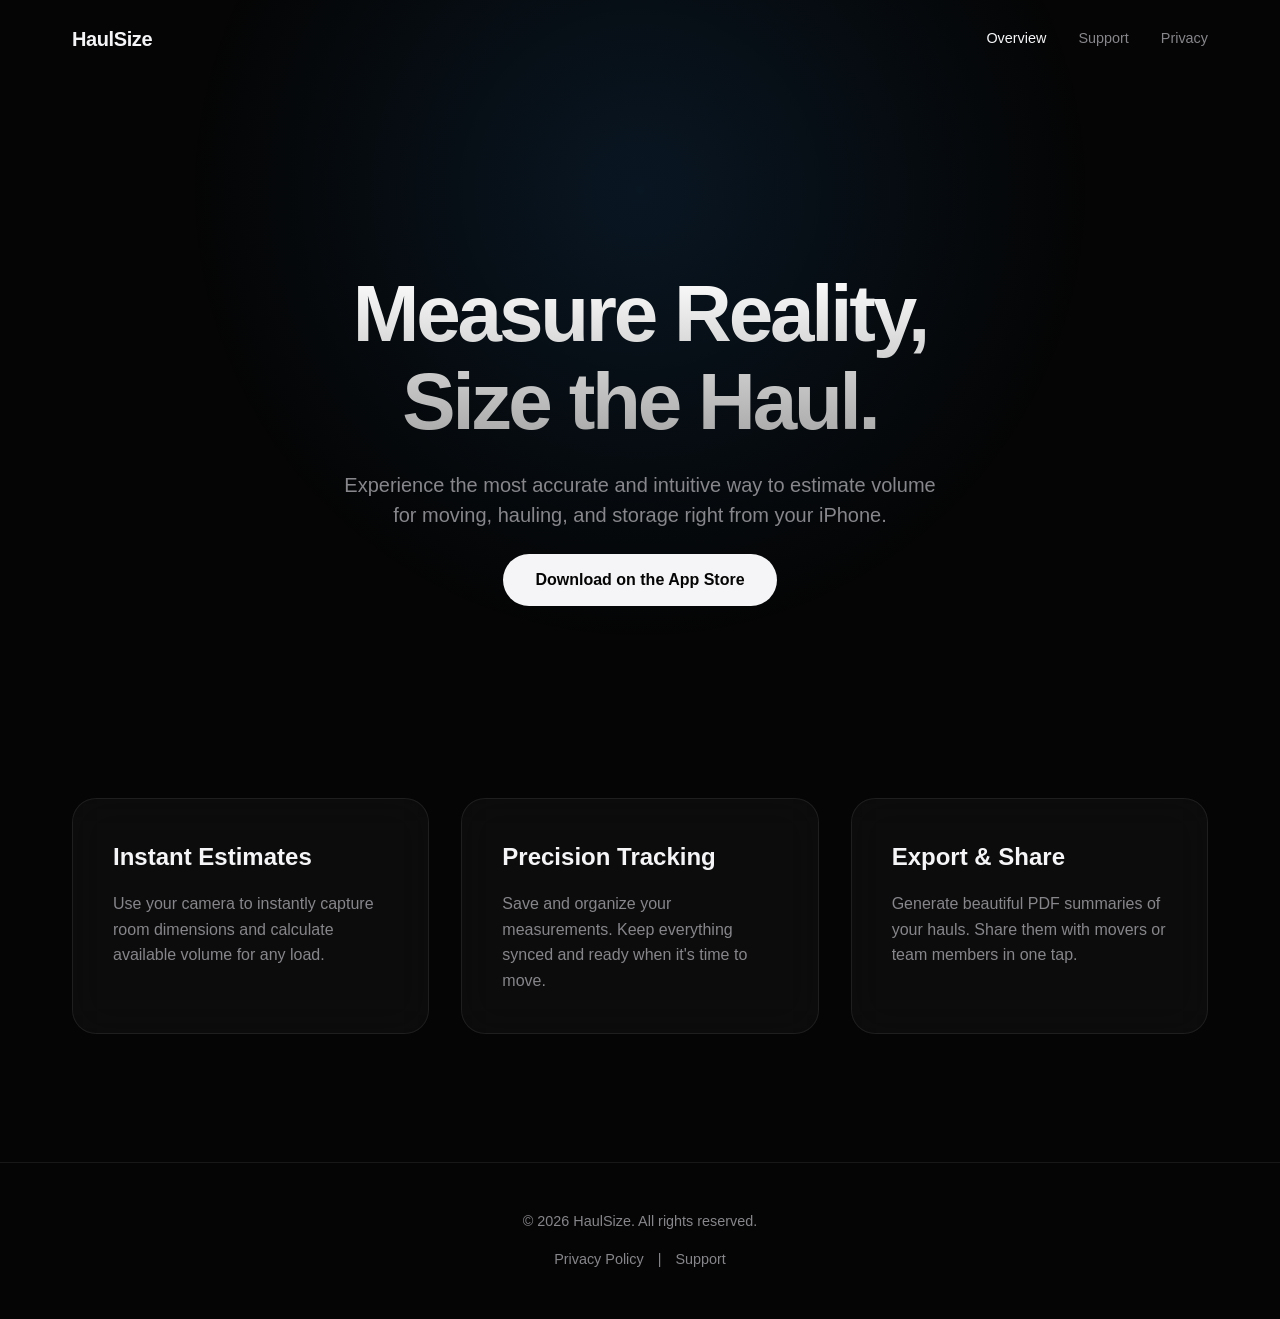
<file: index.html>
<!DOCTYPE html>
<html lang="en">
<head>
    <meta charset="UTF-8">
    <meta name="viewport" content="width=device-width, initial-scale=1.0, viewport-fit=cover">
    
    <!-- Safari & iOS Specific -->
    <meta name="theme-color" content="#050505">
    <link rel="apple-touch-icon" href="apple-touch-icon.png">
    <meta name="apple-mobile-web-app-capable" content="yes">
    <meta name="apple-mobile-web-app-status-bar-style" content="black-translucent">

    <title>HaulSize - AR Volume Estimator for Moving & Storage</title>
    <meta name="description" content="Quickly estimate room dimensions, moving truck volumes, and storage space needs with HaulSize. The ultimate AR measurement tool for hauling and moving.">
    <meta name="robots" content="index, follow">
    <meta name="p:domain_verify" content="e39bd4ad902f2409d152c5dc16bc757e"/>
    <link rel="canonical" href="https://Allan-Ngugi-Nganga.github.io/HaulSize/">
    
    <!-- Open Graph / Social Sharing -->
    <meta property="og:type" content="website">
    <meta property="og:title" content="HaulSize - AR Volume Estimator for Moving & Storage">
    <meta property="og:description" content="Quickly estimate room dimensions, moving truck volumes, and storage space needs with HaulSize. The ultimate AR measurement tool for hauling and moving.">
    <meta property="og:url" content="https://Allan-Ngugi-Nganga.github.io/HaulSize/">
    
    <!-- Twitter Cards -->
    <meta name="twitter:card" content="summary_large_image">
    <meta name="twitter:title" content="HaulSize - AR Volume Estimator for Moving & Storage">
    <meta name="twitter:description" content="Quickly estimate room dimensions, moving truck volumes, and storage space needs with HaulSize. The ultimate AR measurement tool for hauling and moving.">
    
    <!-- Apple Smart App Banner -->
    <meta name="apple-itunes-app" content="app-id=6807018347">
    
    <!-- Structured Data (JSON-LD) for Google & AI Bots -->
    <script type="application/ld+json">
    {
      "@context": "https://schema.org",
      "@type": "SoftwareApplication",
      "name": "HaulSize",
      "operatingSystem": "iOS",
      "applicationCategory": "UtilitiesApplication",
      "description": "Quickly estimate room dimensions, moving truck volumes, and storage space needs with HaulSize. The ultimate AR measurement tool for hauling and moving.",
      "offers": {
        "@type": "Offer",
        "price": "0.00",
        "priceCurrency": "USD"
      }
    }
    </script>

    <link rel="stylesheet" href="styles.css">
</head>
<body>
    <div class="bg-glow"></div>

    <nav>
        <a href="index.html" class="logo">HaulSize</a>
        <div class="nav-links">
            <a href="index.html" class="active">Overview</a>
            <a href="support.html">Support</a>
            <a href="privacy.html">Privacy</a>
        </div>
    </nav>

    <main class="container">
        <section class="hero reveal">
            <h1>Measure Reality,<br>Size the Haul.</h1>
            <p>Experience the most accurate and intuitive way to estimate volume for moving, hauling, and storage right from your iPhone.</p>
            <a href="https://apps.apple.com/app/id6807018347" class="btn btn-primary">Download on the App Store</a>
        </section>

        <section class="grid reveal">
            <div class="glass-card">
                <h3>Instant Estimates</h3>
                <p>Use your camera to instantly capture room dimensions and calculate available volume for any load.</p>
            </div>
            <div class="glass-card">
                <h3>Precision Tracking</h3>
                <p>Save and organize your measurements. Keep everything synced and ready when it's time to move.</p>
            </div>
            <div class="glass-card">
                <h3>Export & Share</h3>
                <p>Generate beautiful PDF summaries of your hauls. Share them with movers or team members in one tap.</p>
            </div>
        </section>
    </main>

    <footer>
        <p>&copy; 2026 HaulSize. All rights reserved.</p>
        <div style="margin-top: 1rem;">
            <a href="privacy.html">Privacy Policy</a> | 
            <a href="support.html">Support</a>
        </div>
    </footer>

    <script src="script.js"></script>
</body>
</html>
</file>
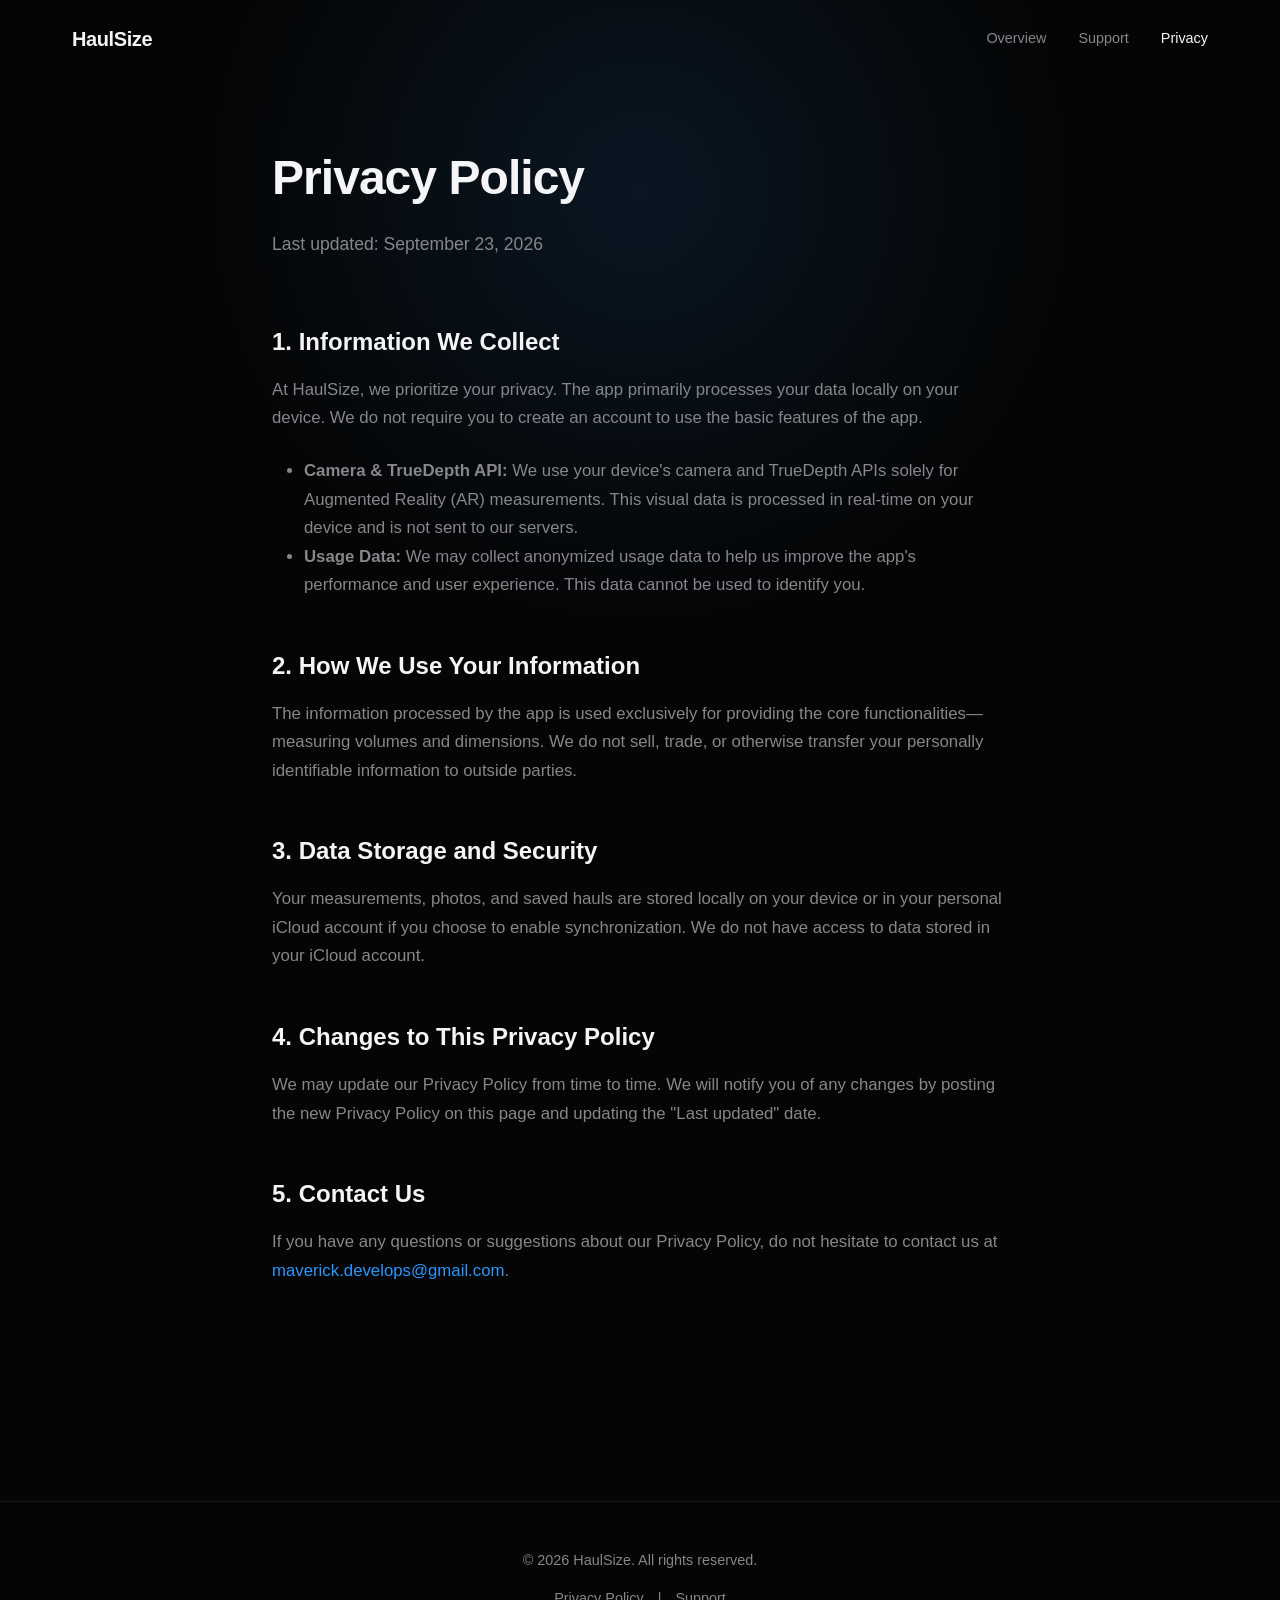
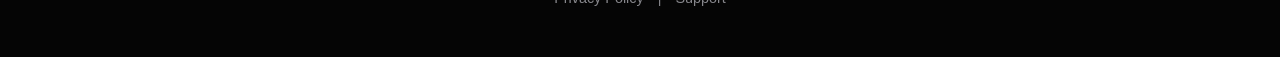
<file: privacy.html>
<!DOCTYPE html>
<html lang="en">
<head>
    <meta charset="UTF-8">
    <meta name="viewport" content="width=device-width, initial-scale=1.0, viewport-fit=cover">
    
    <!-- Safari & iOS Specific -->
    <meta name="theme-color" content="#050505">
    <link rel="apple-touch-icon" href="apple-touch-icon.png">
    <meta name="apple-mobile-web-app-capable" content="yes">
    <meta name="apple-mobile-web-app-status-bar-style" content="black-translucent">

    <title>Privacy Policy - HaulSize</title>
    <meta name="description" content="Privacy Policy for the HaulSize app.">
    <meta name="robots" content="index, follow">
    <link rel="canonical" href="https://Allan-Ngugi-Nganga.github.io/HaulSize/privacy.html">
    <meta property="og:type" content="website">
    <meta property="og:title" content="Privacy Policy - HaulSize">
    <meta property="og:description" content="Privacy Policy for the HaulSize app.">
    <meta property="og:url" content="https://Allan-Ngugi-Nganga.github.io/HaulSize/privacy.html">
    <link rel="stylesheet" href="styles.css">
</head>
<body>
    <div class="bg-glow"></div>

    <nav>
        <a href="index.html" class="logo">HaulSize</a>
        <div class="nav-links">
            <a href="index.html">Overview</a>
            <a href="support.html">Support</a>
            <a href="privacy.html" class="active">Privacy</a>
        </div>
    </nav>

    <main class="content-page reveal">
        <h1>Privacy Policy</h1>
        <p class="subtitle">Last updated: September 23, 2026</p>

        <h2>1. Information We Collect</h2>
        <p>At HaulSize, we prioritize your privacy. The app primarily processes your data locally on your device. We do not require you to create an account to use the basic features of the app.</p>
        <ul>
            <li><strong>Camera & TrueDepth API:</strong> We use your device's camera and TrueDepth APIs solely for Augmented Reality (AR) measurements. This visual data is processed in real-time on your device and is not sent to our servers.</li>
            <li><strong>Usage Data:</strong> We may collect anonymized usage data to help us improve the app's performance and user experience. This data cannot be used to identify you.</li>
        </ul>

        <h2>2. How We Use Your Information</h2>
        <p>The information processed by the app is used exclusively for providing the core functionalities—measuring volumes and dimensions. We do not sell, trade, or otherwise transfer your personally identifiable information to outside parties.</p>

        <h2>3. Data Storage and Security</h2>
        <p>Your measurements, photos, and saved hauls are stored locally on your device or in your personal iCloud account if you choose to enable synchronization. We do not have access to data stored in your iCloud account.</p>

        <h2>4. Changes to This Privacy Policy</h2>
        <p>We may update our Privacy Policy from time to time. We will notify you of any changes by posting the new Privacy Policy on this page and updating the "Last updated" date.</p>

        <h2>5. Contact Us</h2>
        <p>If you have any questions or suggestions about our Privacy Policy, do not hesitate to contact us at <a href="mailto:maverick.develops@gmail.com" style="color: var(--accent); text-decoration: none;">maverick.develops@gmail.com</a>.</p>
    </main>

    <footer>
        <p>&copy; 2026 HaulSize. All rights reserved.</p>
        <div style="margin-top: 1rem;">
            <a href="privacy.html">Privacy Policy</a> | 
            <a href="support.html">Support</a>
        </div>
    </footer>

    <script src="script.js"></script>
</body>
</html>
</file>
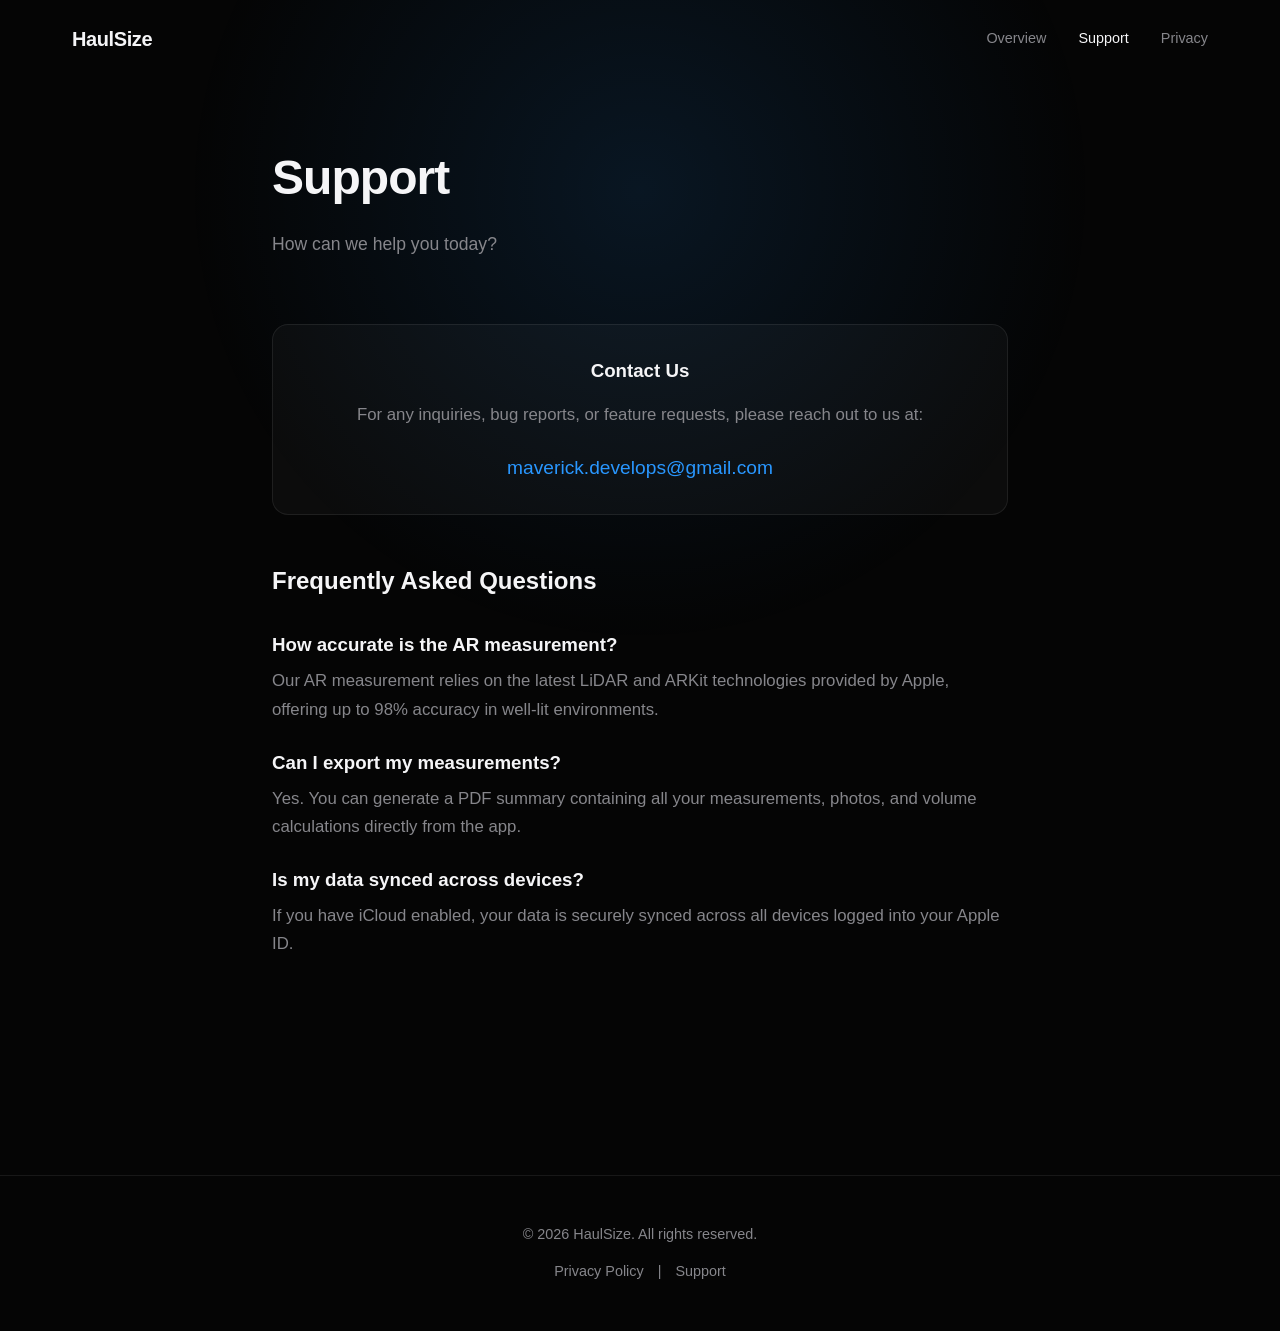
<file: support.html>
<!DOCTYPE html>
<html lang="en">
<head>
    <meta charset="UTF-8">
    <meta name="viewport" content="width=device-width, initial-scale=1.0, viewport-fit=cover">
    
    <!-- Safari & iOS Specific -->
    <meta name="theme-color" content="#050505">
    <link rel="apple-touch-icon" href="apple-touch-icon.png">
    <meta name="apple-mobile-web-app-capable" content="yes">
    <meta name="apple-mobile-web-app-status-bar-style" content="black-translucent">

    <title>Support - HaulSize</title>
    <meta name="description" content="Get support for the HaulSize app. Contact our team or browse our FAQs.">
    <meta name="robots" content="index, follow">
    <link rel="canonical" href="https://Allan-Ngugi-Nganga.github.io/HaulSize/support.html">
    <meta property="og:type" content="website">
    <meta property="og:title" content="Support - HaulSize">
    <meta property="og:description" content="Get support for the HaulSize app. Contact our team or browse our FAQs.">
    <meta property="og:url" content="https://Allan-Ngugi-Nganga.github.io/HaulSize/support.html">
    <link rel="stylesheet" href="styles.css">
</head>
<body>
    <div class="bg-glow"></div>

    <nav>
        <a href="index.html" class="logo">HaulSize</a>
        <div class="nav-links">
            <a href="index.html">Overview</a>
            <a href="support.html" class="active">Support</a>
            <a href="privacy.html">Privacy</a>
        </div>
    </nav>

    <main class="content-page reveal">
        <h1>Support</h1>
        <p class="subtitle">How can we help you today?</p>

        <div class="contact-block">
            <h3>Contact Us</h3>
            <p style="margin-top: 1rem;">For any inquiries, bug reports, or feature requests, please reach out to us at:</p>
            <a href="mailto:maverick.develops@gmail.com">maverick.develops@gmail.com</a>
        </div>

        <h2>Frequently Asked Questions</h2>
        
        <div style="margin-top: 2rem;">
            <h3 style="margin-bottom: 0.5rem;">How accurate is the AR measurement?</h3>
            <p>Our AR measurement relies on the latest LiDAR and ARKit technologies provided by Apple, offering up to 98% accuracy in well-lit environments.</p>

            <h3 style="margin-bottom: 0.5rem; margin-top: 1.5rem;">Can I export my measurements?</h3>
            <p>Yes. You can generate a PDF summary containing all your measurements, photos, and volume calculations directly from the app.</p>

            <h3 style="margin-bottom: 0.5rem; margin-top: 1.5rem;">Is my data synced across devices?</h3>
            <p>If you have iCloud enabled, your data is securely synced across all devices logged into your Apple ID.</p>
        </div>
    </main>

    <footer>
        <p>&copy; 2026 HaulSize. All rights reserved.</p>
        <div style="margin-top: 1rem;">
            <a href="privacy.html">Privacy Policy</a> | 
            <a href="support.html">Support</a>
        </div>
    </footer>

    <script src="script.js"></script>
</body>
</html>
</file>
<file: styles.css>
:root {
    --bg-color: #050505;
    --text-primary: #f5f5f7;
    --text-secondary: #86868b;
    --glass-bg: rgba(255, 255, 255, 0.03);
    --glass-border: rgba(255, 255, 255, 0.08);
    --accent: #2997ff;
    --accent-glow: rgba(41, 151, 255, 0.3);
    --font-family: -apple-system, BlinkMacSystemFont, "Segoe UI", Roboto, Helvetica, Arial, sans-serif;
}

* {
    box-sizing: border-box;
    margin: 0;
    padding: 0;
}

body {
    background-color: var(--bg-color);
    color: var(--text-primary);
    font-family: var(--font-family);
    line-height: 1.5;
    -webkit-font-smoothing: antialiased;
    -moz-osx-font-smoothing: grayscale;
    overflow-x: hidden;
}

/* Background Effects */
.bg-glow {
    position: fixed;
    top: -50%;
    left: 50%;
    width: 100vw;
    height: 100vw;
    transform: translateX(-50%);
    background: radial-gradient(circle, var(--accent-glow) 0%, transparent 50%);
    opacity: 0.4;
    z-index: -1;
    pointer-events: none;
}

/* Navigation */
nav {
    display: flex;
    justify-content: space-between;
    align-items: center;
    padding: 1.5rem 2rem;
    max-width: 1200px;
    margin: 0 auto;
}

.logo {
    font-size: 1.25rem;
    font-weight: 700;
    letter-spacing: -0.02em;
    text-decoration: none;
    color: var(--text-primary);
}

.nav-links {
    display: flex;
    gap: 2rem;
}

.nav-links a {
    color: var(--text-secondary);
    text-decoration: none;
    font-size: 0.9rem;
    font-weight: 500;
    transition: color 0.2s ease;
}

.nav-links a:hover, .nav-links a.active {
    color: var(--text-primary);
}

/* Layout */
.container {
    max-width: 1200px;
    margin: 0 auto;
    padding: 4rem 2rem;
}

.hero {
    text-align: center;
    padding: 8rem 0;
    display: flex;
    flex-direction: column;
    align-items: center;
    gap: 1.5rem;
}

.hero h1 {
    font-size: clamp(3rem, 8vw, 5rem);
    font-weight: 700;
    letter-spacing: -0.04em;
    line-height: 1.1;
    background: linear-gradient(180deg, #fff 0%, #a5a5a5 100%);
    -webkit-background-clip: text;
    -webkit-text-fill-color: transparent;
}

.hero p {
    font-size: 1.25rem;
    color: var(--text-secondary);
    max-width: 600px;
    font-weight: 400;
}

/* Glass Cards */
.grid {
    display: grid;
    grid-template-columns: repeat(auto-fit, minmax(300px, 1fr));
    gap: 2rem;
    margin-top: 4rem;
}

.glass-card {
    background: var(--glass-bg);
    border: 1px solid var(--glass-border);
    border-radius: 24px;
    padding: 2.5rem;
    backdrop-filter: blur(20px);
    -webkit-backdrop-filter: blur(20px);
    transition: transform 0.3s ease, background 0.3s ease;
}

.glass-card:hover {
    transform: translateY(-5px);
    background: rgba(255, 255, 255, 0.05);
}

.glass-card h3 {
    font-size: 1.5rem;
    margin-bottom: 1rem;
    font-weight: 600;
}

.glass-card p {
    color: var(--text-secondary);
    font-size: 1rem;
    line-height: 1.6;
}

/* Buttons */
.btn {
    display: inline-flex;
    align-items: center;
    justify-content: center;
    padding: 0.875rem 2rem;
    border-radius: 999px;
    font-weight: 600;
    font-size: 1rem;
    text-decoration: none;
    transition: all 0.2s ease;
    cursor: pointer;
    border: none;
}

.btn-primary {
    background: var(--text-primary);
    color: var(--bg-color);
}

.btn-primary:hover {
    transform: scale(1.02);
    opacity: 0.9;
}

/* Typography Pages (Privacy/Support) */
.content-page {
    max-width: 800px;
    margin: 0 auto;
    padding: 4rem 2rem 8rem;
}

.content-page h1 {
    font-size: 3rem;
    margin-bottom: 1rem;
    letter-spacing: -0.02em;
}

.content-page .subtitle {
    color: var(--text-secondary);
    font-size: 1.1rem;
    margin-bottom: 4rem;
}

.content-page h2 {
    font-size: 1.5rem;
    margin: 3rem 0 1rem;
    font-weight: 600;
}

.content-page p {
    color: var(--text-secondary);
    margin-bottom: 1.5rem;
    line-height: 1.7;
    font-size: 1.05rem;
}

.content-page ul {
    color: var(--text-secondary);
    margin-bottom: 1.5rem;
    padding-left: 2rem;
    line-height: 1.7;
    font-size: 1.05rem;
}

/* Support Form / FAQ */
.contact-block {
    background: var(--glass-bg);
    border: 1px solid var(--glass-border);
    border-radius: 16px;
    padding: 2rem;
    margin-bottom: 3rem;
    text-align: center;
}

.contact-block a {
    color: var(--accent);
    text-decoration: none;
    font-size: 1.2rem;
    font-weight: 500;
}

.contact-block a:hover {
    text-decoration: underline;
}

/* Animations */
.reveal {
    opacity: 0;
    transform: translateY(30px);
    transition: all 0.8s cubic-bezier(0.5, 0, 0, 1);
}

.reveal.active {
    opacity: 1;
    transform: translateY(0);
}

/* Footer */
footer {
    border-top: 1px solid var(--glass-border);
    padding: 3rem 2rem;
    text-align: center;
    color: var(--text-secondary);
    font-size: 0.9rem;
    margin-top: 4rem;
}

footer a {
    color: var(--text-secondary);
    text-decoration: none;
    margin: 0 10px;
}

footer a:hover {
    color: var(--text-primary);
}

@media (max-width: 768px) {
    .nav-links {
        display: none;
    }
    
    .hero {
        padding: 4rem 0;
    }
}
</file>
